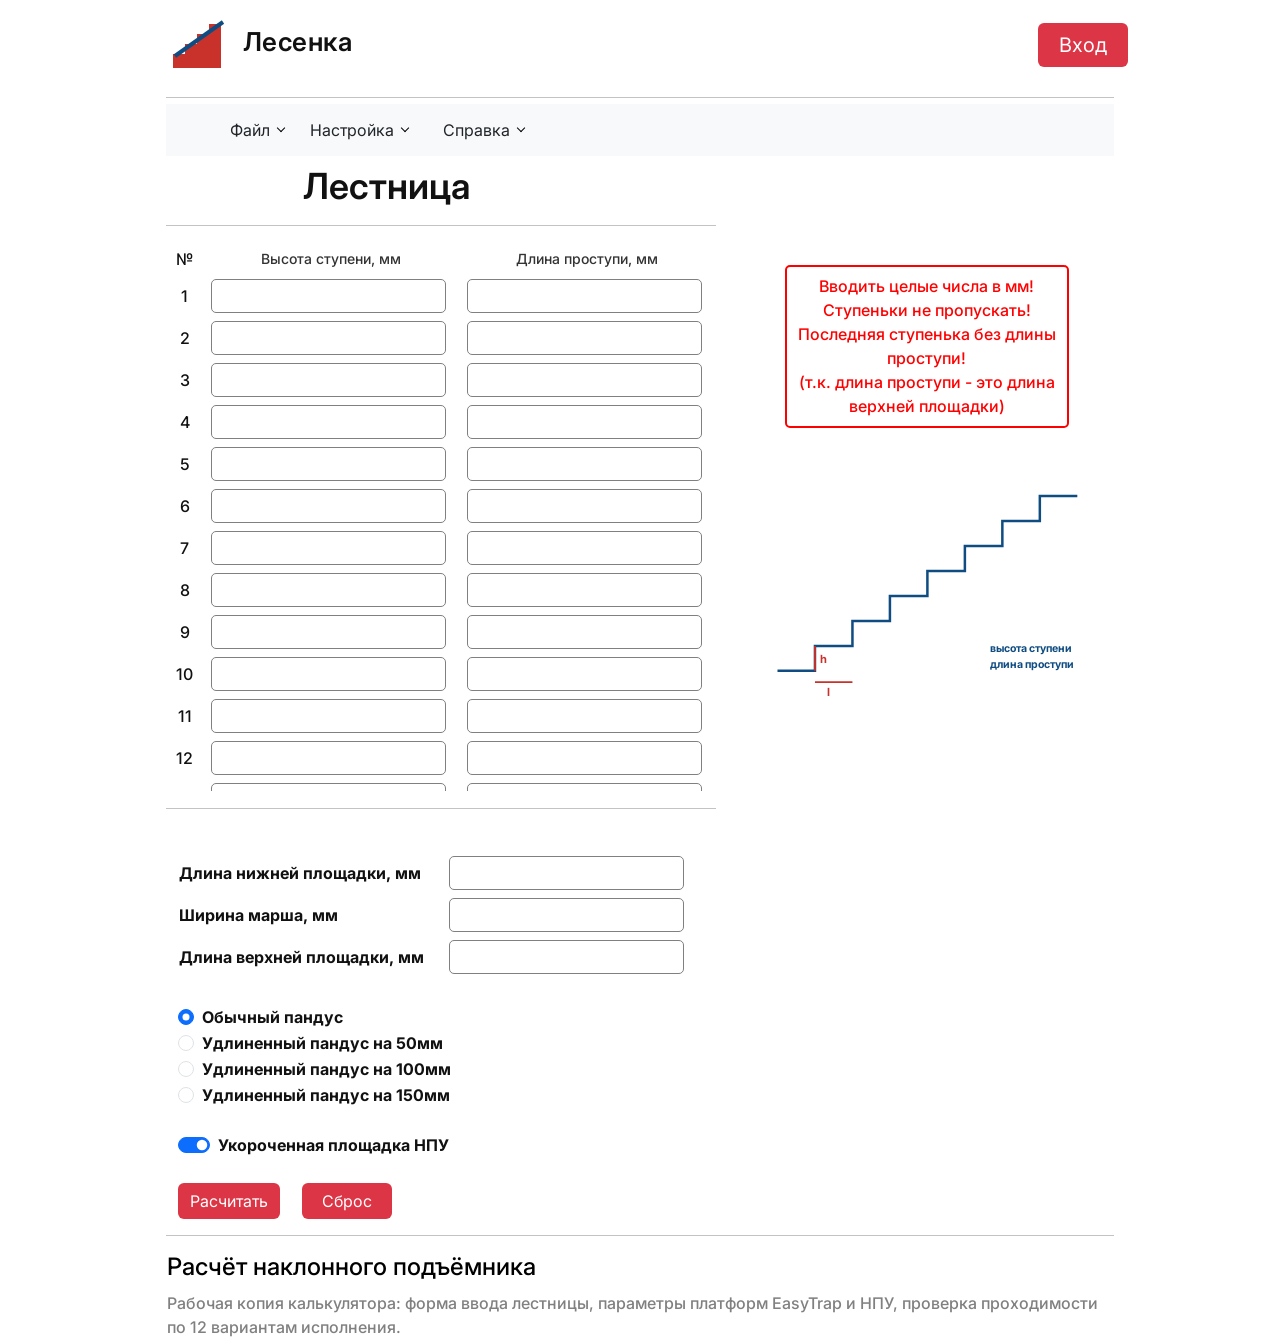
<file: index.html>
<!doctype html>
<html lang="ru">
<head>
  <meta charset="utf-8">
  <meta name="viewport" content="width=device-width, initial-scale=1">
  <title>Лесенка: программа</title>
  <link href="https://cdn.jsdelivr.net/npm/bootstrap@5.2.3/dist/css/bootstrap.min.css" rel="stylesheet"
        integrity="sha384-rbsA2VBKQhggwzxH7pPCaAqO46MgnOM80zW1RWuH61DGLwZJEdK2Kadq2F9CUG65" crossorigin="anonymous">
  <link rel="preconnect" href="https://fonts.googleapis.com">
  <link rel="preconnect" href="https://fonts.gstatic.com" crossorigin>
  <link href="https://fonts.googleapis.com/css2?family=Inter:wght@100..900&display=swap" rel="stylesheet">
  <link href="css/style.css" rel="stylesheet">
</head>
<body>
<script src="https://cdn.jsdelivr.net/npm/bootstrap@5.2.3/dist/js/bootstrap.bundle.min.js"
        integrity="sha384-kenU1KFdBIe4zVF0s0G1M5b4hcpxyD9F7jL+jjXkk+Q2h455rYXK/7HAuoJl+0I4"
        crossorigin="anonymous"></script>

<header>
  <div class="container">
    <table class="brand-table">
      <tr>
        <td class="brand-cell">
          <a href="#/" class="brand">
            <svg viewBox="0 0 64 64" width="64" height="64" aria-hidden="true">
              <rect x="6" y="44" width="12" height="14" fill="#c8322b"/>
              <rect x="18" y="34" width="12" height="24" fill="#c8322b"/>
              <rect x="30" y="24" width="12" height="34" fill="#c8322b"/>
              <rect x="42" y="14" width="12" height="44" fill="#c8322b"/>
              <path d="M8 46 L56 12" stroke="#0f4c81" stroke-width="4" fill="none"/>
            </svg>
            <span class="brand-name">Лесенка</span>
          </a>
        </td>
        <td>
          <a class="btn btn-danger btn-in" href="#/" title="Вход в личный кабинет">Вход</a>
        </td>
      </tr>
    </table>
    <hr>
    <nav class="navbar navbar-expand-lg bg-body-tertiary">
      <div class="container-fluid">
        <button class="navbar-toggler" type="button" data-bs-toggle="collapse" data-bs-target="#navbarNav"
                aria-controls="navbarNav" aria-expanded="false" aria-label="Меню">
          <span class="navbar-toggler-icon"></span>
        </button>
        <span class="collapse navbar-collapse" id="navbarNav">
          <div class="dropdown col-2">
            <a class="btn btn-a dropdown-toggle" href="#" role="button" data-bs-toggle="dropdown" aria-expanded="false">
              Файл &nbsp<div class="down-arrow"></div>
            </a>
            <ul class="dropdown-menu">
              <li><a class="dropdown-item" href="#/">Загрузить</a></li>
              <li><a class="dropdown-item" href="#/">Сохранить</a></li>
            </ul>
          </div>
          <div class="dropdown col-2">
            <a class="btn btn-a dropdown-toggle" href="#" role="button" data-bs-toggle="dropdown" aria-expanded="false">
              Настройка &nbsp<div class="down-arrow"></div>
            </a>
            <ul class="dropdown-menu">
              <li><a class="dropdown-item" href="#/">Параметры</a></li>
              <li><a class="dropdown-item" href="#/">Мой аккаунт</a></li>
            </ul>
          </div>
          <div class="dropdown col-2">
            <a class="btn btn-a dropdown-toggle" href="#" role="button" data-bs-toggle="dropdown" aria-expanded="false">
              Справка &nbsp<div class="down-arrow"></div>
            </a>
            <ul class="dropdown-menu">
              <li><a class="dropdown-item" href="#/">Инструкция</a></li>
              <li><a class="dropdown-item" href="#/">Поддержать</a></li>
              <li><a class="dropdown-item" href="#/">О программе</a></li>
            </ul>
          </div>
        </span>
      </div>
    </nav>
  </div>
</header>

<main>
  <div class="container fw-bolder">

    <!-- Форма ввода -->
    <section id="view-form" class="view">
      <div class="row">
        <div class="align-items-start col">
          <h5 class="display-6">Лестница</h5>
          <form id="stair-form" action="#/result" method="get">
            <hr>
            <div class="prokrutka">
              <table class="steps-table">
                <thead>
                <tr>
                  <th>№</th>
                  <td align="center">Высота ступени, мм</td>
                  <td align="center">Длина проступи, мм</td>
                </tr>
                </thead>
                <tbody id="steps-body"></tbody>
              </table>
            </div>
            <hr>
            <div class="container-fluid">
              <br>
              <table class="platform-table">
                <tr>
                  <td>Длина нижней площадки, мм</td>
                  <td><input class="form-control" type="number" step="1" min="1" max="99999" id="down-floor" value=""></td>
                </tr>
                <tr>
                  <td>Ширина марша, мм</td>
                  <td><input class="form-control" type="number" step="1" min="1" max="99999" id="width-stair" value=""></td>
                </tr>
                <tr>
                  <td>Длина верхней площадки, мм</td>
                  <td><input class="form-control" type="number" step="1" min="1" max="99999" id="upper-floor" value=""></td>
                </tr>
              </table>
              <br>
              <div class="form-check">
                <input class="form-check-input" type="radio" name="ramp" id="ramp0" value="0" checked>
                <label class="form-check-label" for="ramp0">Обычный пандус</label>
              </div>
              <div class="form-check">
                <input class="form-check-input" type="radio" name="ramp" id="ramp50" value="50">
                <label class="form-check-label" for="ramp50">Удлиненный пандус на 50мм</label>
              </div>
              <div class="form-check">
                <input class="form-check-input" type="radio" name="ramp" id="ramp100" value="100">
                <label class="form-check-label" for="ramp100">Удлиненный пандус на 100мм</label>
              </div>
              <div class="form-check">
                <input class="form-check-input" type="radio" name="ramp" id="ramp150" value="150">
                <label class="form-check-label" for="ramp150">Удлиненный пандус на 150мм</label>
              </div>
              <br>
              <div class="form-check form-switch">
                <input class="form-check-input" type="checkbox" id="short-npu" checked>
                <label class="form-check-label" for="short-npu">Укороченная площадка НПУ</label>
              </div>
              <br>
              <span class="actions">
                <input class="btn btn-danger" type="submit" value="Расчитать">
                <button class="btn btn-danger reset" type="button" id="reset-button">Сброс</button>
              </span>
            </div>
          </form>
        </div>

        <div class="col my-nav">
          <div class="container text-info-my">
            <p class="text-p">Вводить целые числа в мм!<br>
              Ступеньки не пропускать!<br>
              Последняя ступенька без длины проступи!<br>
              (т.к. длина проступи - это длина верхней площадки)
            </p>
          </div>
          <svg class="stair-hint" viewBox="0 0 600 420" role="img" aria-label="Обозначения размеров лестницы">
            <path d="M60 360 H120 V320 H180 V280 H240 V240 H300 V200 H360 V160 H420 V120 H480 V80 H540"
                  fill="none" stroke="#0f4c81" stroke-width="4"/>
            <line x1="120" y1="320" x2="120" y2="360" stroke="#c8322b" stroke-width="3"/>
            <text x="128" y="348" font-size="18" fill="#c8322b">h</text>
            <line x1="120" y1="378" x2="180" y2="378" stroke="#c8322b" stroke-width="3"/>
            <text x="140" y="400" font-size="18" fill="#c8322b">l</text>
            <text x="400" y="330" font-size="17" fill="#0f4c81">высота ступени</text>
            <text x="400" y="356" font-size="17" fill="#0f4c81">длина проступи</text>
          </svg>
        </div>
      </div>
    </section>

    <!-- Результат -->
    <section id="view-result" class="view is-hidden">
      <div id="result-content"></div>
      <p class="back-link"><a href="#/">← Вернуться к форме</a></p>
    </section>

    <!-- Карточка модели -->
    <section id="view-detail" class="view is-hidden">
      <div id="detail-content"></div>
      <p class="back-link"><a href="#/result">← К общему результату</a></p>
    </section>

  </div>
</main>

<footer>
  <div class="container">
    <hr>
    <table>
      <tr>
        <td class="my-td" align="left"><h4>Расчёт наклонного подъёмника</h4></td>
      </tr>
      <tr>
        <td class="my-td" align="top">
          Рабочая копия калькулятора: форма ввода лестницы, параметры платформ EasyTrap и НПУ,
          проверка проходимости по 12 вариантам исполнения.
        </td>
      </tr>
    </table>
  </div>
</footer>

<script src="js/engine.js"></script>
<script src="js/app.js"></script>
</body>
</html>
</file>
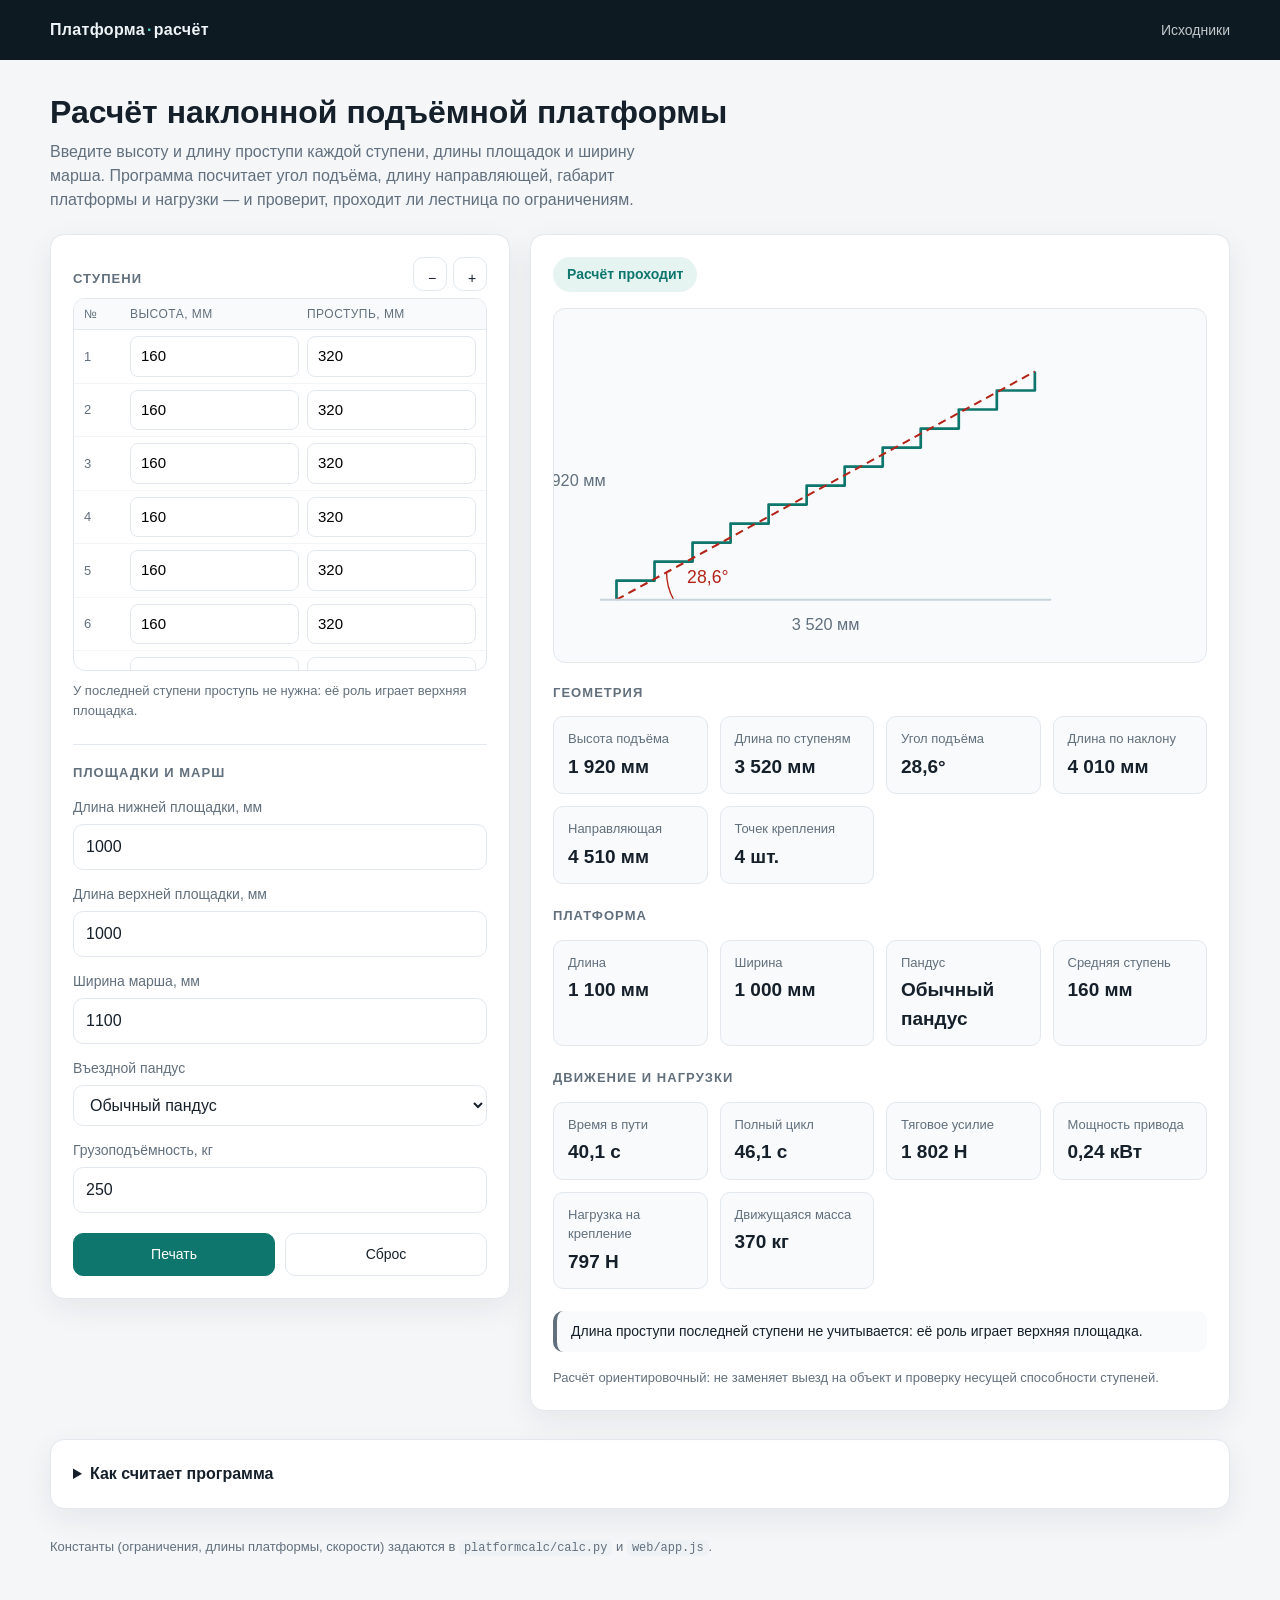
<file: web/index.html>
<!DOCTYPE html>
<html lang="ru">
<head>
<meta charset="utf-8">
<meta name="viewport" content="width=device-width, initial-scale=1">
<title>Расчёт наклонной подъёмной платформы</title>
<meta name="description" content="Расчёт наклонной подъёмной платформы по размерам ступеней: высота и угол подъёма, длина направляющей, габарит платформы, нагрузки.">
<link rel="stylesheet" href="styles.css">
</head>
<body>
<header class="topbar">
  <div class="wrap">
    <div class="brand">Платформа<span>·</span>расчёт</div>
    <a class="topbar-link" href="https://github.com/DuXae/DuXae" target="_blank" rel="noopener">Исходники</a>
  </div>
</header>

<main class="wrap">
  <section class="intro">
    <h1>Расчёт наклонной подъёмной платформы</h1>
    <p>Введите высоту и длину проступи каждой ступени, длины площадок и ширину марша.
       Программа посчитает угол подъёма, длину направляющей, габарит платформы и нагрузки —
       и проверит, проходит ли лестница по ограничениям.</p>
  </section>

  <div class="layout">
    <form class="card form" id="form" autocomplete="off">
      <div class="section-head">
        <h2>Ступени</h2>
        <div class="stepper">
          <button type="button" class="btn btn-icon" id="remove-step" title="Убрать ступень">−</button>
          <button type="button" class="btn btn-icon" id="add-step" title="Добавить ступень">+</button>
        </div>
      </div>

      <div class="step-table">
        <div class="step-head">
          <span>№</span><span>Высота, мм</span><span>Проступь, мм</span>
        </div>
        <div id="rows" class="step-body"></div>
      </div>
      <p class="hint">У последней ступени проступь не нужна: её роль играет верхняя площадка.</p>

      <h2>Площадки и марш</h2>

      <label class="field">
        <span>Длина нижней площадки, мм</span>
        <input id="lower" type="number" min="0" max="10000" step="10" value="1000">
      </label>

      <label class="field">
        <span>Длина верхней площадки, мм</span>
        <input id="upper" type="number" min="0" max="10000" step="10" value="1000">
      </label>

      <label class="field">
        <span>Ширина марша, мм</span>
        <input id="width" type="number" min="600" max="3000" step="10" value="1100">
      </label>

      <label class="field">
        <span>Въездной пандус</span>
        <select id="ramp">
          <option value="normal">Обычный пандус</option>
          <option value="ext50">Удлинённый на 50 мм</option>
          <option value="ext100">Удлинённый на 100 мм</option>
          <option value="ext150">Удлинённый на 150 мм</option>
          <option value="short_npu">Укороченная площадка НПУ</option>
        </select>
      </label>

      <label class="field">
        <span>Грузоподъёмность, кг</span>
        <input id="payload" type="number" min="60" max="500" step="10" value="250">
      </label>

      <div class="form-actions">
        <button type="button" class="btn btn-primary" id="print">Печать</button>
        <button type="reset" class="btn" id="reset">Сброс</button>
      </div>
    </form>

    <section class="card results" aria-live="polite">
      <div class="verdict" id="verdict">—</div>

      <svg id="scheme" class="scheme" viewBox="0 0 480 260" role="img" aria-label="Схема подъёма"></svg>

      <h2>Геометрия</h2>
      <dl class="grid">
        <div><dt>Высота подъёма</dt><dd id="out-rise">—</dd></div>
        <div><dt>Длина по ступеням</dt><dd id="out-run">—</dd></div>
        <div><dt>Угол подъёма</dt><dd id="out-angle">—</dd></div>
        <div><dt>Длина по наклону</dt><dd id="out-slope">—</dd></div>
        <div><dt>Направляющая</dt><dd id="out-rail">—</dd></div>
        <div><dt>Точек крепления</dt><dd id="out-supports">—</dd></div>
      </dl>

      <h2>Платформа</h2>
      <dl class="grid">
        <div><dt>Длина</dt><dd id="out-plat-len">—</dd></div>
        <div><dt>Ширина</dt><dd id="out-plat-width">—</dd></div>
        <div><dt>Пандус</dt><dd id="out-ramp">—</dd></div>
        <div><dt>Средняя ступень</dt><dd id="out-avg-rise">—</dd></div>
      </dl>

      <h2>Движение и нагрузки</h2>
      <dl class="grid">
        <div><dt>Время в пути</dt><dd id="out-time">—</dd></div>
        <div><dt>Полный цикл</dt><dd id="out-cycle">—</dd></div>
        <div><dt>Тяговое усилие</dt><dd id="out-force">—</dd></div>
        <div><dt>Мощность привода</dt><dd id="out-power">—</dd></div>
        <div><dt>Нагрузка на крепление</dt><dd id="out-load">—</dd></div>
        <div><dt>Движущаяся масса</dt><dd id="out-mass">—</dd></div>
      </dl>

      <div class="warnings" id="warnings"></div>
      <p class="fineprint">Расчёт ориентировочный: не заменяет выезд на объект и проверку
        несущей способности ступеней.</p>
    </section>
  </div>

  <details class="card formulas">
    <summary>Как считает программа</summary>
    <ul>
      <li>Высота подъёма — сумма высот всех ступеней.</li>
      <li>Горизонтальная длина ступеней — сумма проступей всех ступеней, кроме последней.</li>
      <li>Угол подъёма: α = arctg(H / L), H — высота подъёма, L — длина по ступеням.</li>
      <li>Длина по наклону: √(H² + L²); направляющая — плюс 250 мм с каждой стороны.</li>
      <li>Точки крепления — шаг 1,5 м, минимум две.</li>
      <li>Длина платформы: 1100 мм плюс удлинение пандуса (50/100/150 мм)
          или минус 150 мм для укороченной площадки НПУ.</li>
      <li>Ширина платформы — ширина марша минус 100 мм, но не меньше 800 мм.</li>
      <li>Тяговое усилие: m·g·(sin α + 0,02·cos α) при КПД привода 0,75.</li>
      <li>Ограничения платформы: подъём до 10 м, угол до 30°.</li>
    </ul>
  </details>

  <footer class="footer">
    <p>Константы (ограничения, длины платформы, скорости) задаются в
      <code>platformcalc/calc.py</code> и <code>web/app.js</code>.</p>
  </footer>
</main>

<script src="app.js"></script>
</body>
</html>
</file>
<file: css/style.css>
/* Оформление повторяет вид калькулятора: Inter, узкий контейнер,
   выпадающие меню на сером фоне, красная рамка с подсказкой. */

body {
    font-family: "Inter", sans-serif;
    font-optical-sizing: auto;
    font-weight: 400;
    font-style: normal;
    font-variation-settings: "slnt" 0;
    color: #111;
}

.container {
    width: 76%;
    margin-top: 0.7%;
}

.navbar {
    margin-top: -1%;
    border: none;
}

.brand-table {
    width: 100%;
}

.brand-cell {
    width: 20%;
}

.brand {
    display: inline-flex;
    align-items: center;
    gap: 12px;
    text-decoration: none;
    color: inherit;
}

.brand-name {
    font-size: 26px;
    font-weight: 600;
    letter-spacing: 0.02em;
}

.btn {
    border: none;
}

.btn-a:hover {
    text-decoration: underline;
}

.btn-in {
    width: 90px;
    height: 44px;
    margin-left: 90%;
    font-weight: 400;
    font-size: 20px;
    display: inline-flex;
    align-items: center;
    justify-content: center;
}

.dropdown-toggle:after {
    content: "";
    border: none;
}

.down-arrow {
    display: inline-flex;
    position: absolute;
    margin-top: 7px;
    width: 6px;
    height: 6px;
    border-top: 1px solid black;
    border-left: 1px solid black;
    transform: rotate(225deg);
}

.dropdown-menu {
    border-radius: 1rem;
    border-color: #e8e9ec;
    background-color: #e8e9ec;
    right: 0;
    margin-right: -10px;
}

.dropdown-item:hover {
    background-color: #e8e9ec;
    color: black;
    text-decoration: underline;
}

.col-2 {
    width: 13%;
    text-align: right;
}

.prokrutka {
    width: 550px;
    height: 550px;
    background: #fff;
    border: 1px solid #fff;
    overflow: auto;
}

.steps-table {
    width: 100%;
    border-collapse: collapse;
}

.steps-table th,
.steps-table td {
    padding: 4px 8px;
    font-weight: 500;
    text-align: center;
}

.steps-table thead td {
    font-size: 14px;
    color: #333;
}

.display-6 {
    margin-left: 25%;
    font-weight: 600;
    font-size: 36px;
}

.form-control {
    border-color: gray;
    border-radius: 5px;
    height: 85%;
    width: 235px;
}

.platform-table {
    border-collapse: separate;
    border-spacing: 0 6px;
}

.platform-table td:first-child {
    padding-right: 24px;
}

.my-nav {
    margin-top: 10%;
}

.text-info-my {
    color: red;
    border: 2px solid red;
    border-radius: 5px;
    text-align: center;
    font-size: 16px;
    font-weight: 500;
    padding: 6px 10px;
}

.text-p {
    margin-top: 1px;
    margin-bottom: 2px;
}

.stair-hint {
    width: 100%;
    max-width: 600px;
    margin-top: 18px;
}

.actions {
    display: inline-flex;
    gap: 22px;
    align-items: center;
}

.actions .reset {
    height: 36px;
    width: 90px;
    font-size: 16px;
}

.my-td {
    color: gray;
    font-size: 16px;
    font-weight: 500;
}

h4 {
    color: black;
}

/* ------------------------------ Результат ------------------------------ */

.result-head {
    color: #0f4c81;
    font-size: 18px;
}

.result-head p {
    margin-bottom: 4px;
}

.result-rule {
    color: #0f4c81;
    border-width: 2px;
    opacity: 1;
}

.result-grid td {
    vertical-align: middle;
}

.matrix {
    margin-bottom: 0;
    text-align: center;
    font-size: 15px;
}

.matrix-title {
    font-size: 16px;
    font-weight: 600;
}

.et-color {
    color: #0f4c81;
}

.npu-color {
    color: #a83232;
}

.status-yes {
    color: #1c7c34;
}

.status-no {
    color: red;
}

.matrix a {
    text-decoration: none;
    font-size: 15px;
    font-weight: 600;
}

.matrix a:hover {
    text-decoration: underline;
}

.pictogram {
    text-align: center;
}

.param-angle {
    color: black;
}

.short-note {
    display: block;
    color: #0f4c81;
    font-weight: 500;
}

.result-notes ol {
    color: #0f4c81;
    text-align: left;
    margin-left: 15%;
    font-weight: 500;
}

.result-notes li {
    margin-bottom: 6px;
}

.back-link a {
    font-size: 14px;
    font-weight: 500;
    color: #0f4c81;
}

.empty-note {
    color: #666;
}

/* --------------------------- Карточка модели --------------------------- */

.detail-title {
    text-align: center;
    font-size: 20px;
}

.detail-figure {
    margin: 18px 0;
}

.scheme {
    width: 100%;
    height: auto;
    background: #fbfbfb;
    border: 1px solid #eee;
    border-radius: 8px;
}

.detail-status {
    font-weight: 600;
    font-size: 17px;
    margin: 10px 0 18px;
}

.detail-status.ok {
    color: #1c7c34;
}

.detail-status.bad {
    color: red;
}

.detail-list {
    display: grid;
    grid-template-columns: minmax(220px, 1fr) 1fr;
    gap: 8px 24px;
    max-width: 820px;
}

.detail-list dt {
    color: #666;
    font-weight: 500;
}

.detail-list dd {
    margin: 0;
    font-weight: 600;
}

.is-hidden {
    display: none;
}

@media (max-width: 1200px) {
    .container {
        width: 92%;
    }

    .prokrutka {
        width: 100%;
    }

    .form-control {
        width: 100%;
    }

    .btn-in {
        margin-left: 0;
    }

    .display-6 {
        margin-left: 0;
    }

    .my-nav {
        margin-top: 24px;
    }
}
</file>
<file: web/styles.css>
:root {
  --bg: #f4f6f8;
  --card: #ffffff;
  --ink: #16202a;
  --muted: #62707d;
  --line: #e2e8ee;
  --accent: #0f766e;
  --accent-soft: #e6f4f1;
  --danger: #b42318;
  --danger-soft: #fdeceb;
  --warn: #a15c07;
  --warn-soft: #fdf3e2;
  --radius: 14px;
  --shadow: 0 10px 30px rgba(22, 32, 42, .07);
}

* { box-sizing: border-box; }

body {
  margin: 0;
  background: var(--bg);
  color: var(--ink);
  font: 16px/1.5 -apple-system, BlinkMacSystemFont, "Segoe UI", Roboto, "Helvetica Neue", Arial, sans-serif;
  -webkit-font-smoothing: antialiased;
}

.wrap {
  width: min(1180px, 100% - 32px);
  margin: 0 auto;
}

/* ---------- Шапка ---------- */

.topbar { background: #0e1a22; color: #eef4f7; }

.topbar .wrap {
  display: flex;
  align-items: center;
  justify-content: space-between;
  height: 60px;
}

.brand { font-weight: 600; letter-spacing: .02em; }
.brand span { color: #4fd1c5; margin: 0 2px; }

.topbar-link {
  color: inherit;
  text-decoration: none;
  font-size: 14px;
  opacity: .8;
}

.topbar-link:hover { opacity: 1; }

/* ---------- Вступление ---------- */

.intro { padding: 34px 0 22px; }

.intro h1 {
  margin: 0 0 8px;
  font-size: clamp(23px, 3.2vw, 32px);
  line-height: 1.18;
}

.intro p {
  margin: 0;
  max-width: 66ch;
  color: var(--muted);
}

/* ---------- Раскладка ---------- */

.layout {
  display: grid;
  grid-template-columns: minmax(320px, 460px) minmax(0, 1fr);
  gap: 20px;
  align-items: start;
  padding-bottom: 28px;
}

.card {
  background: var(--card);
  border: 1px solid var(--line);
  border-radius: var(--radius);
  box-shadow: var(--shadow);
  padding: 22px;
}

.card h2 {
  margin: 0 0 14px;
  font-size: 13px;
  letter-spacing: .08em;
  text-transform: uppercase;
  color: var(--muted);
}

.form h2:not(:first-child) {
  margin-top: 24px;
  padding-top: 18px;
  border-top: 1px solid var(--line);
}

.section-head {
  display: flex;
  align-items: baseline;
  justify-content: space-between;
  gap: 12px;
}

.section-head h2 { margin-bottom: 10px; }

.stepper { display: flex; gap: 6px; }

.btn-icon {
  width: 34px;
  height: 34px;
  padding: 0;
  font-size: 18px;
  line-height: 1;
}

/* ---------- Таблица ступеней ---------- */

.step-table {
  border: 1px solid var(--line);
  border-radius: 12px;
  overflow: hidden;
}

.step-head,
.step-row {
  display: grid;
  grid-template-columns: 38px 1fr 1fr;
  gap: 8px;
  align-items: center;
  padding: 6px 10px;
}

.step-head {
  background: #f8fafb;
  border-bottom: 1px solid var(--line);
  font-size: 12px;
  letter-spacing: .04em;
  text-transform: uppercase;
  color: var(--muted);
}

.step-body { max-height: 340px; overflow-y: auto; }

.step-row { border-bottom: 1px solid #f1f5f8; }
.step-row:last-child { border-bottom: none; }

.step-row .num {
  font-size: 13px;
  color: var(--muted);
  font-variant-numeric: tabular-nums;
}

.step-row input {
  width: 100%;
  padding: 8px 10px;
  font: inherit;
  font-size: 15px;
  font-variant-numeric: tabular-nums;
  border: 1px solid var(--line);
  border-radius: 8px;
  background: #fff;
}

.step-row input:focus {
  outline: none;
  border-color: var(--accent);
  box-shadow: 0 0 0 3px var(--accent-soft);
}

.step-row input:disabled {
  background: #f4f6f8;
  color: var(--muted);
}

.hint {
  margin: 10px 0 0;
  font-size: 13px;
  color: var(--muted);
}

/* ---------- Поля ---------- */

.field { display: block; margin-bottom: 14px; }

.field span {
  display: block;
  margin-bottom: 6px;
  font-size: 14px;
  color: var(--muted);
}

.field input,
.field select {
  width: 100%;
  padding: 10px 12px;
  font: inherit;
  font-variant-numeric: tabular-nums;
  color: var(--ink);
  background: #fff;
  border: 1px solid var(--line);
  border-radius: 10px;
  transition: border-color .15s, box-shadow .15s;
}

.field input:focus,
.field select:focus {
  outline: none;
  border-color: var(--accent);
  box-shadow: 0 0 0 3px var(--accent-soft);
}

.form-actions { display: flex; gap: 10px; margin-top: 20px; }

.btn {
  flex: 1;
  padding: 10px 14px;
  font: inherit;
  font-size: 14px;
  color: var(--ink);
  background: #fff;
  border: 1px solid var(--line);
  border-radius: 10px;
  cursor: pointer;
  transition: background .15s, border-color .15s;
}

.btn:hover { background: #f7f9fb; }

.btn-primary {
  color: #fff;
  background: var(--accent);
  border-color: var(--accent);
}

.btn-primary:hover { background: #0c625b; }

/* ---------- Результаты ---------- */

.verdict {
  display: inline-block;
  margin-bottom: 16px;
  padding: 7px 14px;
  font-size: 14px;
  font-weight: 600;
  border-radius: 999px;
  background: var(--accent-soft);
  color: var(--accent);
}

.verdict.bad { background: var(--danger-soft); color: var(--danger); }

.scheme {
  display: block;
  width: 100%;
  height: auto;
  margin-bottom: 20px;
  background: #f8fafb;
  border: 1px solid var(--line);
  border-radius: 12px;
}

.grid {
  display: grid;
  grid-template-columns: repeat(auto-fit, minmax(150px, 1fr));
  gap: 12px;
  margin: 0 0 22px;
}

.grid div {
  padding: 12px 14px;
  background: #f8fafb;
  border: 1px solid var(--line);
  border-radius: 10px;
}

.grid dt { font-size: 13px; color: var(--muted); }

.grid dd {
  margin: 4px 0 0;
  font-size: 19px;
  font-weight: 600;
  font-variant-numeric: tabular-nums;
}

/* ---------- Замечания ---------- */

.warnings { display: grid; gap: 8px; margin-bottom: 16px; }
.warnings:empty { display: none; }

.warnings p {
  margin: 0;
  padding: 10px 14px;
  font-size: 14px;
  border-radius: 10px;
  border-left: 4px solid var(--muted);
  background: #f8fafb;
}

.warnings .error {
  border-color: var(--danger);
  background: var(--danger-soft);
  color: var(--danger);
}

.warnings .warn {
  border-color: var(--warn);
  background: var(--warn-soft);
  color: var(--warn);
}

.fineprint { margin: 10px 0 0; font-size: 13px; color: var(--muted); }

/* ---------- Формулы ---------- */

.formulas { margin-bottom: 28px; }
.formulas summary { cursor: pointer; font-weight: 600; }

.formulas ul {
  margin: 14px 0 0;
  padding-left: 20px;
  color: var(--muted);
}

.formulas li { margin-bottom: 6px; }

.footer { padding: 0 0 40px; font-size: 13px; color: var(--muted); }

code {
  padding: 1px 5px;
  background: #eef2f5;
  border-radius: 5px;
  font-size: .92em;
}

/* ---------- Адаптив ---------- */

@media (max-width: 900px) {
  .layout { grid-template-columns: 1fr; }
}

/* ---------- Печать ---------- */

@media print {
  body { background: #fff; }
  .topbar, .form-actions, .formulas, .footer, .intro p, .hint { display: none; }
  .card { box-shadow: none; border-color: #ccc; }
  .layout { grid-template-columns: 1fr; }
  .step-body { max-height: none; overflow: visible; }
  .grid dd { font-size: 16px; }
}
</file>
